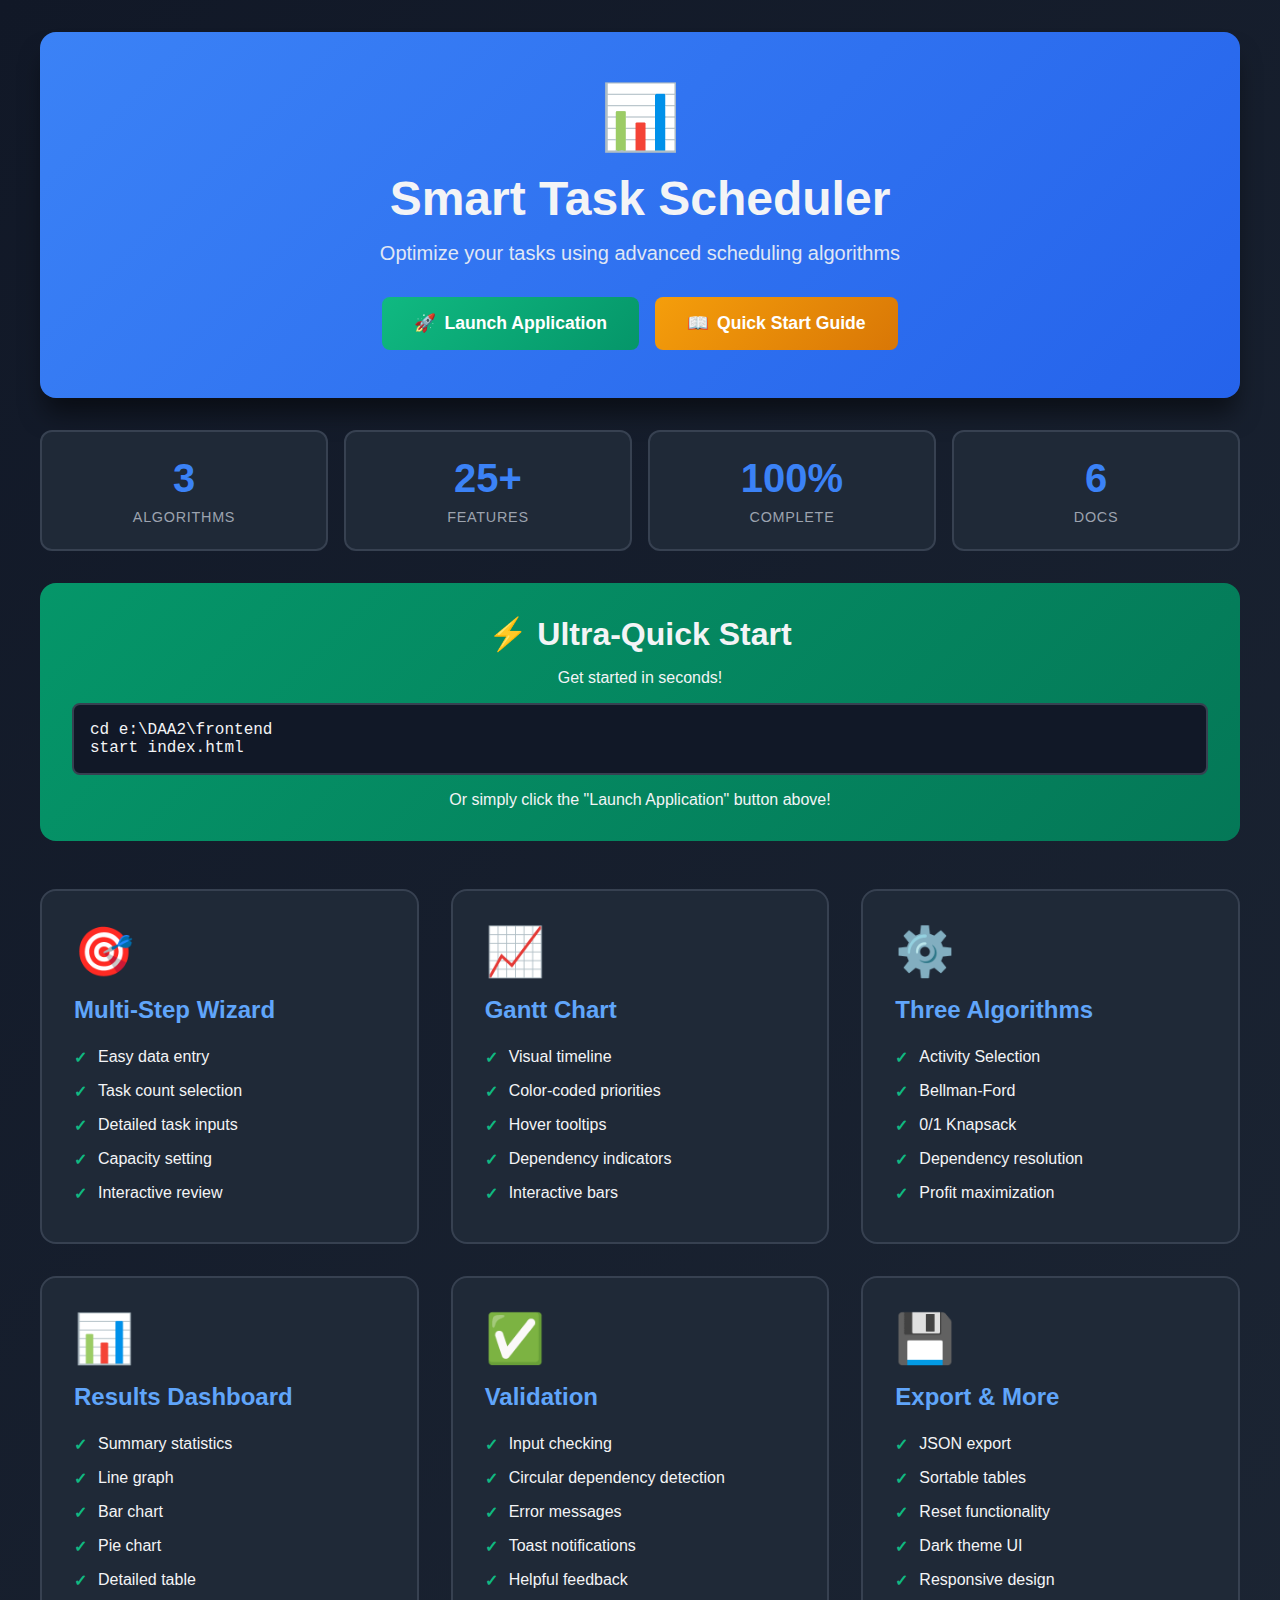
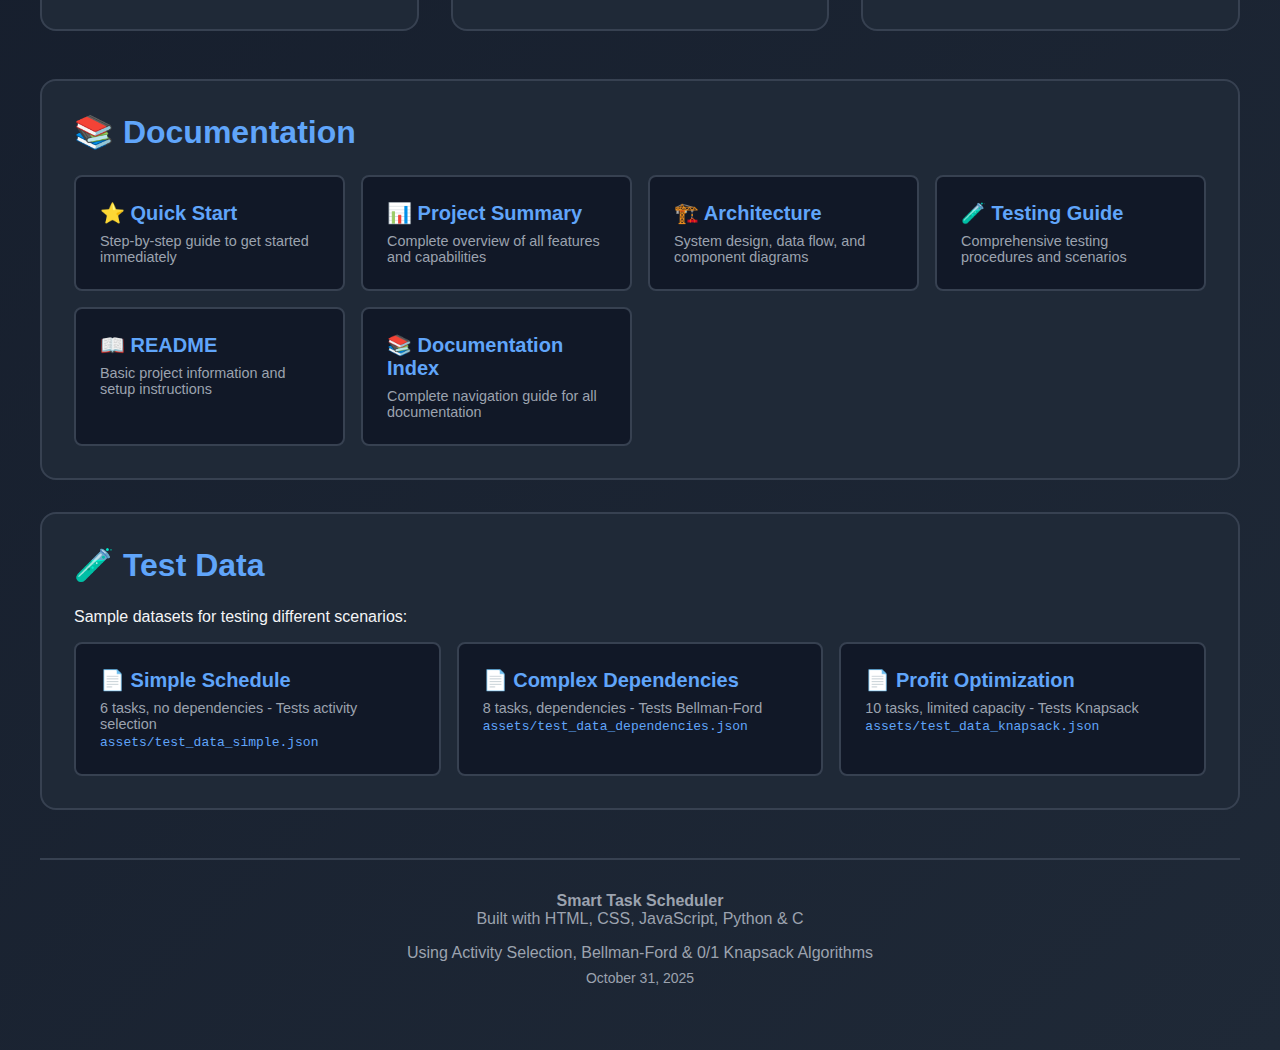
<file: DAALA/WELCOME.html>
<!DOCTYPE html>
<html lang="en">
<head>
    <meta charset="UTF-8">
    <meta name="viewport" content="width=device-width, initial-scale=1.0">
    <title>Smart Task Scheduler - Welcome</title>
    <style>
        * {
            margin: 0;
            padding: 0;
            box-sizing: border-box;
        }
        
        body {
            font-family: 'Segoe UI', Tahoma, Geneva, Verdana, sans-serif;
            background: linear-gradient(135deg, #111827 0%, #1F2937 100%);
            color: #F3F4F6;
            min-height: 100vh;
            padding: 2rem;
        }
        
        .container {
            max-width: 1200px;
            margin: 0 auto;
        }
        
        .header {
            text-align: center;
            padding: 3rem 0;
            background: linear-gradient(135deg, #3B82F6, #2563EB);
            border-radius: 1rem;
            margin-bottom: 2rem;
            box-shadow: 0 20px 25px -5px rgba(0, 0, 0, 0.5);
        }
        
        .header h1 {
            font-size: 3rem;
            margin-bottom: 1rem;
        }
        
        .header p {
            font-size: 1.25rem;
            opacity: 0.9;
        }
        
        .emoji {
            font-size: 4rem;
            margin-bottom: 1rem;
        }
        
        .hero-buttons {
            display: flex;
            gap: 1rem;
            justify-content: center;
            margin-top: 2rem;
            flex-wrap: wrap;
        }
        
        .btn {
            padding: 1rem 2rem;
            border: none;
            border-radius: 0.5rem;
            font-size: 1.1rem;
            font-weight: 600;
            cursor: pointer;
            text-decoration: none;
            display: inline-flex;
            align-items: center;
            gap: 0.5rem;
            transition: all 0.3s ease;
        }
        
        .btn-primary {
            background: linear-gradient(135deg, #10B981, #059669);
            color: white;
        }
        
        .btn-secondary {
            background: linear-gradient(135deg, #F59E0B, #D97706);
            color: white;
        }
        
        .btn:hover {
            transform: translateY(-3px);
            box-shadow: 0 10px 15px -3px rgba(0, 0, 0, 0.3);
        }
        
        .features {
            display: grid;
            grid-template-columns: repeat(auto-fit, minmax(300px, 1fr));
            gap: 2rem;
            margin: 3rem 0;
        }
        
        .feature-card {
            background: #1F2937;
            padding: 2rem;
            border-radius: 1rem;
            border: 2px solid #374151;
            transition: all 0.3s ease;
        }
        
        .feature-card:hover {
            transform: translateY(-5px);
            border-color: #3B82F6;
            box-shadow: 0 10px 15px -3px rgba(59, 130, 246, 0.3);
        }
        
        .feature-icon {
            font-size: 3rem;
            margin-bottom: 1rem;
        }
        
        .feature-card h3 {
            font-size: 1.5rem;
            margin-bottom: 1rem;
            color: #60A5FA;
        }
        
        .feature-card ul {
            list-style: none;
            padding: 0;
        }
        
        .feature-card li {
            padding: 0.5rem 0;
            padding-left: 1.5rem;
            position: relative;
        }
        
        .feature-card li:before {
            content: "✓";
            position: absolute;
            left: 0;
            color: #10B981;
            font-weight: bold;
        }
        
        .docs-section {
            background: #1F2937;
            padding: 2rem;
            border-radius: 1rem;
            border: 2px solid #374151;
            margin: 2rem 0;
        }
        
        .docs-section h2 {
            font-size: 2rem;
            margin-bottom: 1.5rem;
            color: #60A5FA;
        }
        
        .docs-grid {
            display: grid;
            grid-template-columns: repeat(auto-fit, minmax(250px, 1fr));
            gap: 1rem;
        }
        
        .doc-link {
            background: #111827;
            padding: 1.5rem;
            border-radius: 0.5rem;
            text-decoration: none;
            color: #F3F4F6;
            border: 2px solid #374151;
            transition: all 0.3s ease;
            display: block;
        }
        
        .doc-link:hover {
            border-color: #3B82F6;
            transform: translateX(5px);
        }
        
        .doc-link h4 {
            font-size: 1.25rem;
            margin-bottom: 0.5rem;
            color: #60A5FA;
        }
        
        .doc-link p {
            font-size: 0.9rem;
            color: #9CA3AF;
        }
        
        .quick-start {
            background: linear-gradient(135deg, #059669, #047857);
            padding: 2rem;
            border-radius: 1rem;
            margin: 2rem 0;
            text-align: center;
        }
        
        .quick-start h2 {
            font-size: 2rem;
            margin-bottom: 1rem;
        }
        
        .code-block {
            background: #111827;
            padding: 1rem;
            border-radius: 0.5rem;
            font-family: 'Courier New', monospace;
            font-size: 1rem;
            text-align: left;
            margin: 1rem 0;
            border: 2px solid #374151;
        }
        
        .stats {
            display: grid;
            grid-template-columns: repeat(auto-fit, minmax(150px, 1fr));
            gap: 1rem;
            margin: 2rem 0;
        }
        
        .stat-card {
            background: #1F2937;
            padding: 1.5rem;
            border-radius: 0.75rem;
            text-align: center;
            border: 2px solid #374151;
        }
        
        .stat-value {
            font-size: 2.5rem;
            font-weight: 700;
            color: #3B82F6;
            margin-bottom: 0.5rem;
        }
        
        .stat-label {
            font-size: 0.9rem;
            color: #9CA3AF;
            text-transform: uppercase;
            letter-spacing: 0.05em;
        }
        
        .footer {
            text-align: center;
            padding: 2rem;
            margin-top: 3rem;
            border-top: 2px solid #374151;
            color: #9CA3AF;
        }
        
        @media (max-width: 768px) {
            .header h1 {
                font-size: 2rem;
            }
            
            .features {
                grid-template-columns: 1fr;
            }
        }
    </style>
</head>
<body>
    <div class="container">
        <div class="header">
            <div class="emoji">📊</div>
            <h1>Smart Task Scheduler</h1>
            <p>Optimize your tasks using advanced scheduling algorithms</p>
            
            <div class="hero-buttons">
                <a href="frontend/index.html" class="btn btn-primary">
                    <span>🚀</span> Launch Application
                </a>
                <a href="QUICK_START.md" class="btn btn-secondary">
                    <span>📖</span> Quick Start Guide
                </a>
            </div>
        </div>
        
        <div class="stats">
            <div class="stat-card">
                <div class="stat-value">3</div>
                <div class="stat-label">Algorithms</div>
            </div>
            <div class="stat-card">
                <div class="stat-value">25+</div>
                <div class="stat-label">Features</div>
            </div>
            <div class="stat-card">
                <div class="stat-value">100%</div>
                <div class="stat-label">Complete</div>
            </div>
            <div class="stat-card">
                <div class="stat-value">6</div>
                <div class="stat-label">Docs</div>
            </div>
        </div>
        
        <div class="quick-start">
            <h2>⚡ Ultra-Quick Start</h2>
            <p>Get started in seconds!</p>
            <div class="code-block">
                cd e:\DAA2\frontend<br>
                start index.html
            </div>
            <p style="margin-top: 1rem;">Or simply click the "Launch Application" button above!</p>
        </div>
        
        <div class="features">
            <div class="feature-card">
                <div class="feature-icon">🎯</div>
                <h3>Multi-Step Wizard</h3>
                <ul>
                    <li>Easy data entry</li>
                    <li>Task count selection</li>
                    <li>Detailed task inputs</li>
                    <li>Capacity setting</li>
                    <li>Interactive review</li>
                </ul>
            </div>
            
            <div class="feature-card">
                <div class="feature-icon">📈</div>
                <h3>Gantt Chart</h3>
                <ul>
                    <li>Visual timeline</li>
                    <li>Color-coded priorities</li>
                    <li>Hover tooltips</li>
                    <li>Dependency indicators</li>
                    <li>Interactive bars</li>
                </ul>
            </div>
            
            <div class="feature-card">
                <div class="feature-icon">⚙️</div>
                <h3>Three Algorithms</h3>
                <ul>
                    <li>Activity Selection</li>
                    <li>Bellman-Ford</li>
                    <li>0/1 Knapsack</li>
                    <li>Dependency resolution</li>
                    <li>Profit maximization</li>
                </ul>
            </div>
            
            <div class="feature-card">
                <div class="feature-icon">📊</div>
                <h3>Results Dashboard</h3>
                <ul>
                    <li>Summary statistics</li>
                    <li>Line graph</li>
                    <li>Bar chart</li>
                    <li>Pie chart</li>
                    <li>Detailed table</li>
                </ul>
            </div>
            
            <div class="feature-card">
                <div class="feature-icon">✅</div>
                <h3>Validation</h3>
                <ul>
                    <li>Input checking</li>
                    <li>Circular dependency detection</li>
                    <li>Error messages</li>
                    <li>Toast notifications</li>
                    <li>Helpful feedback</li>
                </ul>
            </div>
            
            <div class="feature-card">
                <div class="feature-icon">💾</div>
                <h3>Export & More</h3>
                <ul>
                    <li>JSON export</li>
                    <li>Sortable tables</li>
                    <li>Reset functionality</li>
                    <li>Dark theme UI</li>
                    <li>Responsive design</li>
                </ul>
            </div>
        </div>
        
        <div class="docs-section">
            <h2>📚 Documentation</h2>
            <div class="docs-grid">
                <a href="QUICK_START.md" class="doc-link">
                    <h4>⭐ Quick Start</h4>
                    <p>Step-by-step guide to get started immediately</p>
                </a>
                
                <a href="PROJECT_SUMMARY.md" class="doc-link">
                    <h4>📊 Project Summary</h4>
                    <p>Complete overview of all features and capabilities</p>
                </a>
                
                <a href="ARCHITECTURE.md" class="doc-link">
                    <h4>🏗️ Architecture</h4>
                    <p>System design, data flow, and component diagrams</p>
                </a>
                
                <a href="TESTING_GUIDE.md" class="doc-link">
                    <h4>🧪 Testing Guide</h4>
                    <p>Comprehensive testing procedures and scenarios</p>
                </a>
                
                <a href="README.md" class="doc-link">
                    <h4>📖 README</h4>
                    <p>Basic project information and setup instructions</p>
                </a>
                
                <a href="INDEX.md" class="doc-link">
                    <h4>📚 Documentation Index</h4>
                    <p>Complete navigation guide for all documentation</p>
                </a>
            </div>
        </div>
        
        <div class="docs-section">
            <h2>🧪 Test Data</h2>
            <p style="margin-bottom: 1rem;">Sample datasets for testing different scenarios:</p>
            <div class="docs-grid">
                <div class="doc-link">
                    <h4>📄 Simple Schedule</h4>
                    <p>6 tasks, no dependencies - Tests activity selection</p>
                    <code style="color: #60A5FA;">assets/test_data_simple.json</code>
                </div>
                
                <div class="doc-link">
                    <h4>📄 Complex Dependencies</h4>
                    <p>8 tasks, dependencies - Tests Bellman-Ford</p>
                    <code style="color: #60A5FA;">assets/test_data_dependencies.json</code>
                </div>
                
                <div class="doc-link">
                    <h4>📄 Profit Optimization</h4>
                    <p>10 tasks, limited capacity - Tests Knapsack</p>
                    <code style="color: #60A5FA;">assets/test_data_knapsack.json</code>
                </div>
            </div>
        </div>
        
        <div class="footer">
            <p><strong>Smart Task Scheduler</strong></p>
            <p>Built with HTML, CSS, JavaScript, Python & C</p>
            <p style="margin-top: 1rem;">Using Activity Selection, Bellman-Ford & 0/1 Knapsack Algorithms</p>
            <p style="margin-top: 0.5rem; font-size: 0.875rem;">October 31, 2025</p>
        </div>
    </div>
</body>
</html>
</file>
